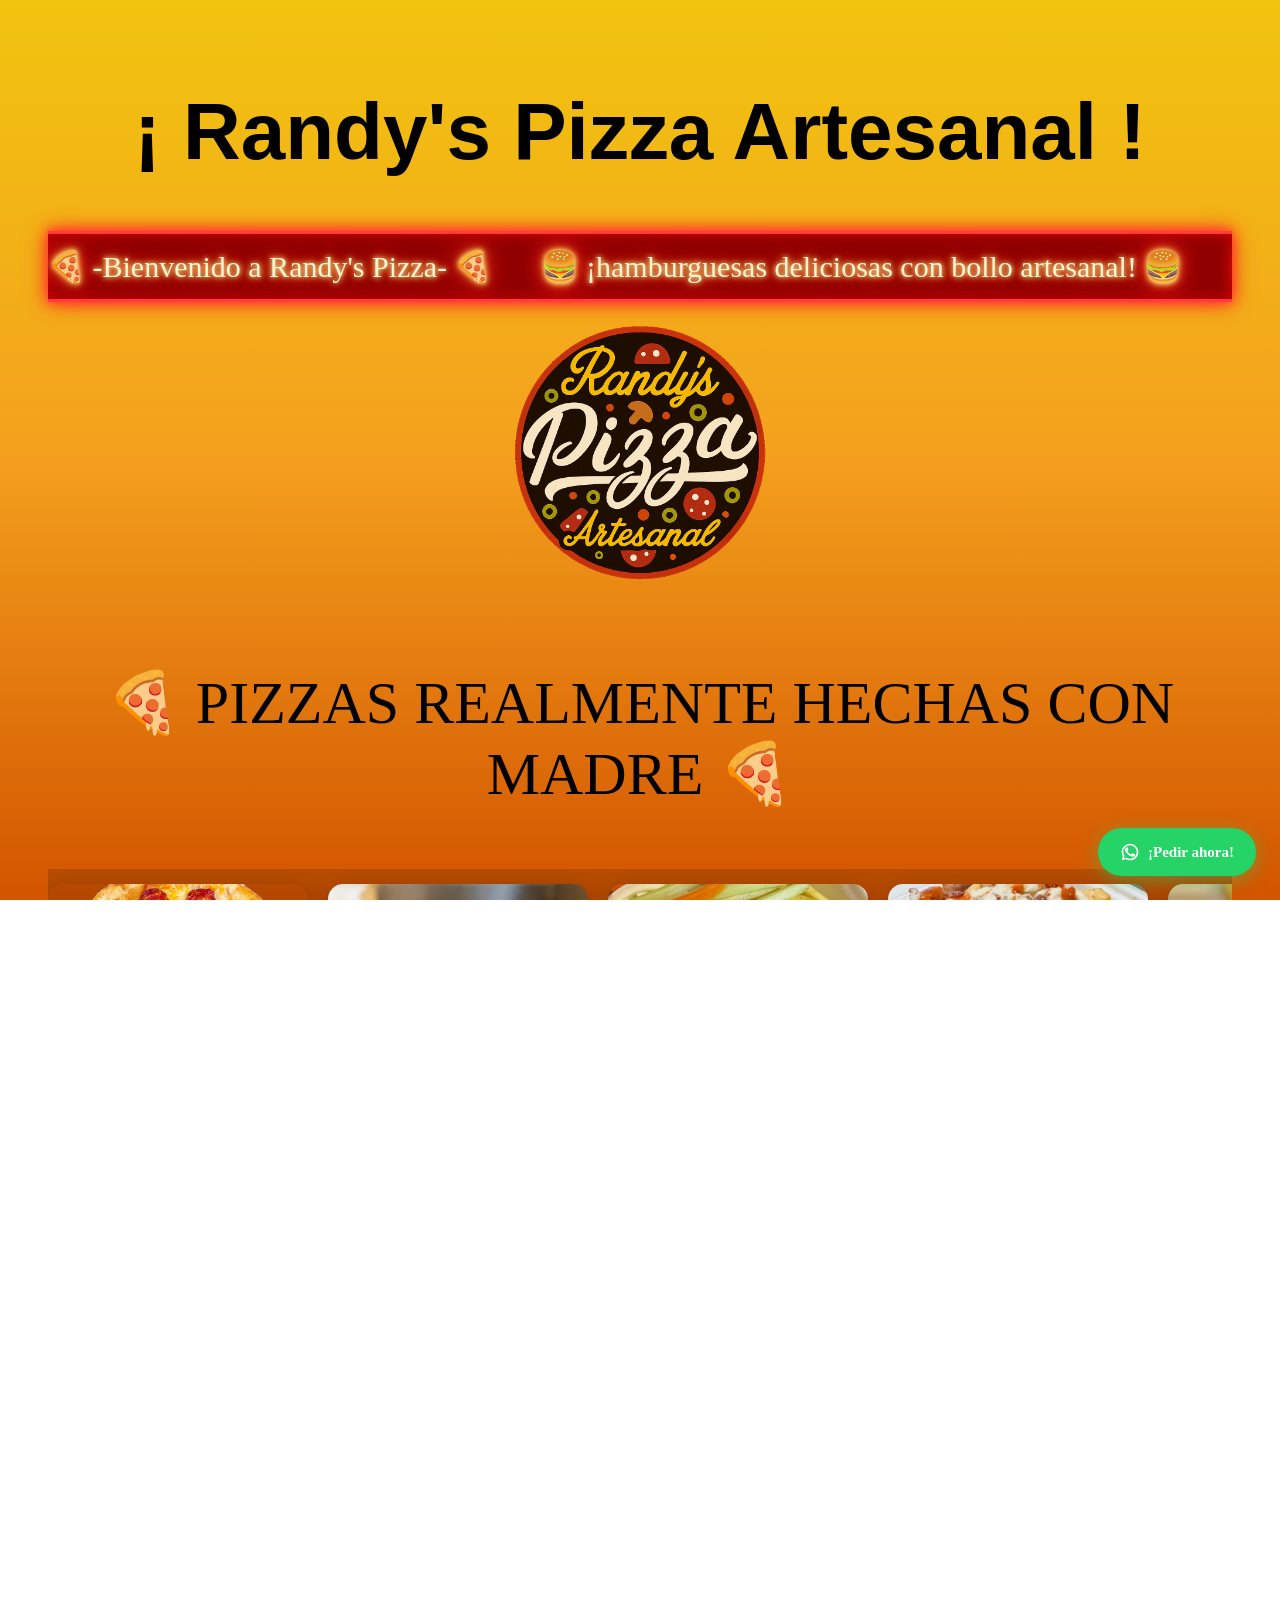
<file: index.html>
<!DOCTYPE html>
<html lang="en">
<head>
    <meta charset="UTF-8">
    <meta name="viewport" content="width=device-width, initial-scale=1.0">
    <title>Randy's Pizza Artesanal</title>
    <link rel="stylesheet" href="style.css">
</head>
<body id="top">

    <header>
        <h1>¡ Randy's Pizza Artesanal !</h1>
    
    <div class="marquee-container">
        <div class="marquee-content">
           <span class="icon">🍕 -Bienvenido a Randy's Pizza- 🍕</span>
           <span class="icon">🍔 ¡hamburguesas deliciosas con bollo artesanal! 🍔</span>
           <span class="icon">🥤 | variedad de refrescos |</span>
           <span class="icon">🔥 -- boneless y alitas -- gran variedad de salsas 🔥</span>
           <span class="icon">😋  | todo delicioso | 😋</span>

           <span class="icon">🍕 -Bienvenido a Randy's Pizza- 🍕</span>
           <span class="icon">🍔 ¡hamburguesas deliciosas con bollo artesanal! 🍔</span>
           <span class="icon">🥤 | variedad de refrescos |</span>
           <span class="icon">🔥 -- boneless y alitas -- gran variedad de salsas 🔥</span>
           <span class="icon">😋  | todo delicioso | 😋</span>
          </div>
        </div>

    <div class="contenedor">
        <img src="fotos/logo.png" alt="logo" class="logo">
    </div>
    <p>🍕 PIZZAS REALMENTE HECHAS CON MADRE 🍕</p>
     <div class="marquee-fotos">
  <div class="marquee-fotos-content">
    <img src="fotos/Pepperoni-Pizza.png" alt="pizza">
    <img src="fotos/chabe.jpeg" alt="hamburguesa">
    <img src="fotos/boneless_mango.jpeg" alt="boneless">
    <img src="fotos/papis.jpeg" alt="papas">
    <img src="fotos/combo_bon.jpeg" alt="combo">
    <!-- repite las mismas para que el loop sea continuo -->
    <img src="fotos/Pepperoni-Pizza.png" alt="pizza">
    <img src="fotos/chabe.jpeg" alt="hamburguesa">
    <img src="fotos/boneless_mango.jpeg" alt="boneless">
    <img src="fotos/papis.jpeg" alt="papas">
    <img src="fotos/combo_bon.jpeg" alt="combo">
  </div>
</div>
    </header>
    <section id="menu">
        <h2>Menu</h2>
        <div class="grid">
            <div class="card">
                <a href="pizzas/index.html">🍕pizzas</a>
                <p>hechas con masa madre, salsa de tomate, queso premium.</p>
            </div>
            <div class="card">
                <a href="hamburguesas/index.html">🍔Hamburguesas</a>
                <p>jugosas, caseras servidas en pan artesanal</p>
            </div>
            <div class="card">
                <a href="boneless-y-alitas/index.html">🔥boneless y alitas</a>
                <p>crocantes, bañadas en tu salsa favorita</p>
            </div>
            <div class="card">
                <a href="papas-fritas/index.html">🍟papas fritas</a>
                <p>variedad de presentaciones, deliciosas</p>
            </div>
            <div class="card">
                <a href="combos-y-promos/index.html">🎉combos y promos</a>
                <p>siguenos en nuestras redes sociales</p>
            </div>
            <div class="card">
                <a href="Randys-picks/index.html">😋Randy's-picks</a>
                <p>selecciones especiales</p>
            </div>

        </div>
        </section>
    <section id="hero">
       <h2>¡ la mejor pizza artesanal de tu ciudad !</h2>
       <p>masa madre, ingredientes frescos y combos irresistibles.</p>
    
    </section>
    <section id="comentarios">
  <h2>📩 Déjanos tu comentario</h2>

  <form action="mailto:tucorreo@gmail.com" method="post" enctype="text/plain">
    
    <label for="contacto">Correo o celular</label>
    <input 
      type="text" 
      id="contacto" 
      name="Contacto" 
      placeholder="Ej. correo@gmail.com o 12345678"
      required
    >

    <label for="mensaje">Comentario</label>
    <textarea 
      id="mensaje" 
      name="Mensaje" 
      placeholder="Escribe tu comentario aquí..."
      required
    ></textarea>

    <button type="submit">Enviar comentario</button>
  </form>
</section>

<section id="videos">
  <h2>🎥 Mira nuestros productos</h2>
  <div class="grid-videos">

    <div class="video-card">
      <video controls muted playsinline>
        <source src="videos/video1.mp4" type="video/mp4">
      </video>
      <p>🍕 Pizza recién salida del horno</p>
    </div>

    <div class="video-card">
      <video controls muted playsinline>
        <source src="videos/video2.mp4" type="video/mp4">
      </video>
      <p>🍔 Hamburguesa artesanal</p>
    </div>

  </div>
</section>


 <footer id="contacto">
    <p>📍 San Luis Potosí, SLP | 📞 <a href="tel:4441202992" style="color:white">444-120-29-92</a></p>

    <div class="social-links">
        <a href="https://instagram.com/randys_pizza22?igsh=MXZkdTh60XFlanplNw==" target="_blank" rel="noopener" class="instagram">
            <svg width="20" height="20" viewBox="0 0 24 24" fill="none" stroke="#fff" stroke-width="2" stroke-linecap="round" stroke-linejoin="round">
                <rect x="2" y="2" width="20" height="20" rx="5" ry="5"/>
                <circle cx="12" cy="12" r="4"/>
                <circle cx="17.5" cy="6.5" r="1" fill="#fff" stroke="none"/>
            </svg>
            Instagram
        </a>
        <a href="https://facebook.com/100071772615619/?locale=es_LA" target="_blank" rel="noopener" class="facebook">
            <svg width="20" height="20" viewBox="0 0 24 24" fill="#fff">
                <path d="M18 2h-3a5 5 0 0 0-5 5v3H7v4h3v8h4v-8h3l1-4h-4V7a1 1 0 0 1 1-1h3z"/>
            </svg>
            Facebook
        </a>
        <a href="https://tiktok.com/@randyspizzaslp" target="_blank" rel="noopener" class="tiktok">
            <svg width="20" height="20" viewBox="0 0 24 24" fill="#fff">
                <path d="M19.59 6.69a4.83 4.83 0 0 1-3.77-4.25V2h-3.45v13.67a2.89 2.89 0 0 1-2.88 2.5 2.89 2.89 0 0 1-2.89-2.89 2.89 2.89 0 0 1 2.89-2.89c.28 0 .54.04.79.1V9.01a6.33 6.33 0 0 0-.79-.05 6.34 6.34 0 0 0-6.34 6.34 6.34 6.34 0 0 0 6.34 6.34 6.34 6.34 0 0 0 6.33-6.34V8.69a8.17 8.17 0 0 0 4.78 1.52V6.76a4.85 4.85 0 0 1-1.01-.07z"/>
            </svg>
            TikTok
        </a>
    </div>

    <p>&copy; 2026 Randy's Pizza Artesanal. Todos los derechos reservados.</p>
</footer>

<!-- Botón flotante WhatsApp -->
<a href="https://wa.me/524441202992?text=Hola%2C%20quiero%20hacer%20un%20pedido%20%F0%9F%8D%95"
   class="whatsapp-float"
   target="_blank"
   rel="noopener">
    <svg width="20" height="20" viewBox="0 0 24 24" fill="#fff">
        <path d="M17.472 14.382c-.297-.149-1.758-.867-2.03-.967-.273-.099-.471-.148-.67.15-.197.297-.767.966-.94 1.164-.173.199-.347.223-.644.075-.297-.15-1.255-.463-2.39-1.475-.883-.788-1.48-1.761-1.653-2.059-.173-.297-.018-.458.13-.606.134-.133.298-.347.446-.52.149-.174.198-.298.298-.497.099-.198.05-.371-.025-.52-.075-.149-.669-1.612-.916-2.207-.242-.579-.487-.5-.669-.51-.173-.008-.371-.01-.57-.01-.198 0-.52.074-.792.372-.272.297-1.04 1.016-1.04 2.479 0 1.462 1.065 2.875 1.213 3.074.149.198 2.096 3.2 5.077 4.487.709.306 1.262.489 1.694.625.712.227 1.36.195 1.871.118.571-.085 1.758-.719 2.006-1.413.248-.694.248-1.289.173-1.413-.074-.124-.272-.198-.57-.347z"/>
        <path d="M12 2C6.477 2 2 6.477 2 12c0 1.89.525 3.66 1.438 5.168L2 22l4.975-1.407A9.955 9.955 0 0 0 12 22c5.523 0 10-4.477 10-10S17.523 2 12 2zm0 18a7.946 7.946 0 0 1-4.07-1.117l-.29-.173-3.005.849.852-3.114-.189-.302A7.944 7.944 0 0 1 4 12c0-4.411 3.589-8 8-8s8 3.589 8 8-3.589 8-8 8z"/>
    </svg>
    ¡Pedir ahora!
</a>

    </footer>
    <script src="script.js"></script>
</body>
</html>
</file>
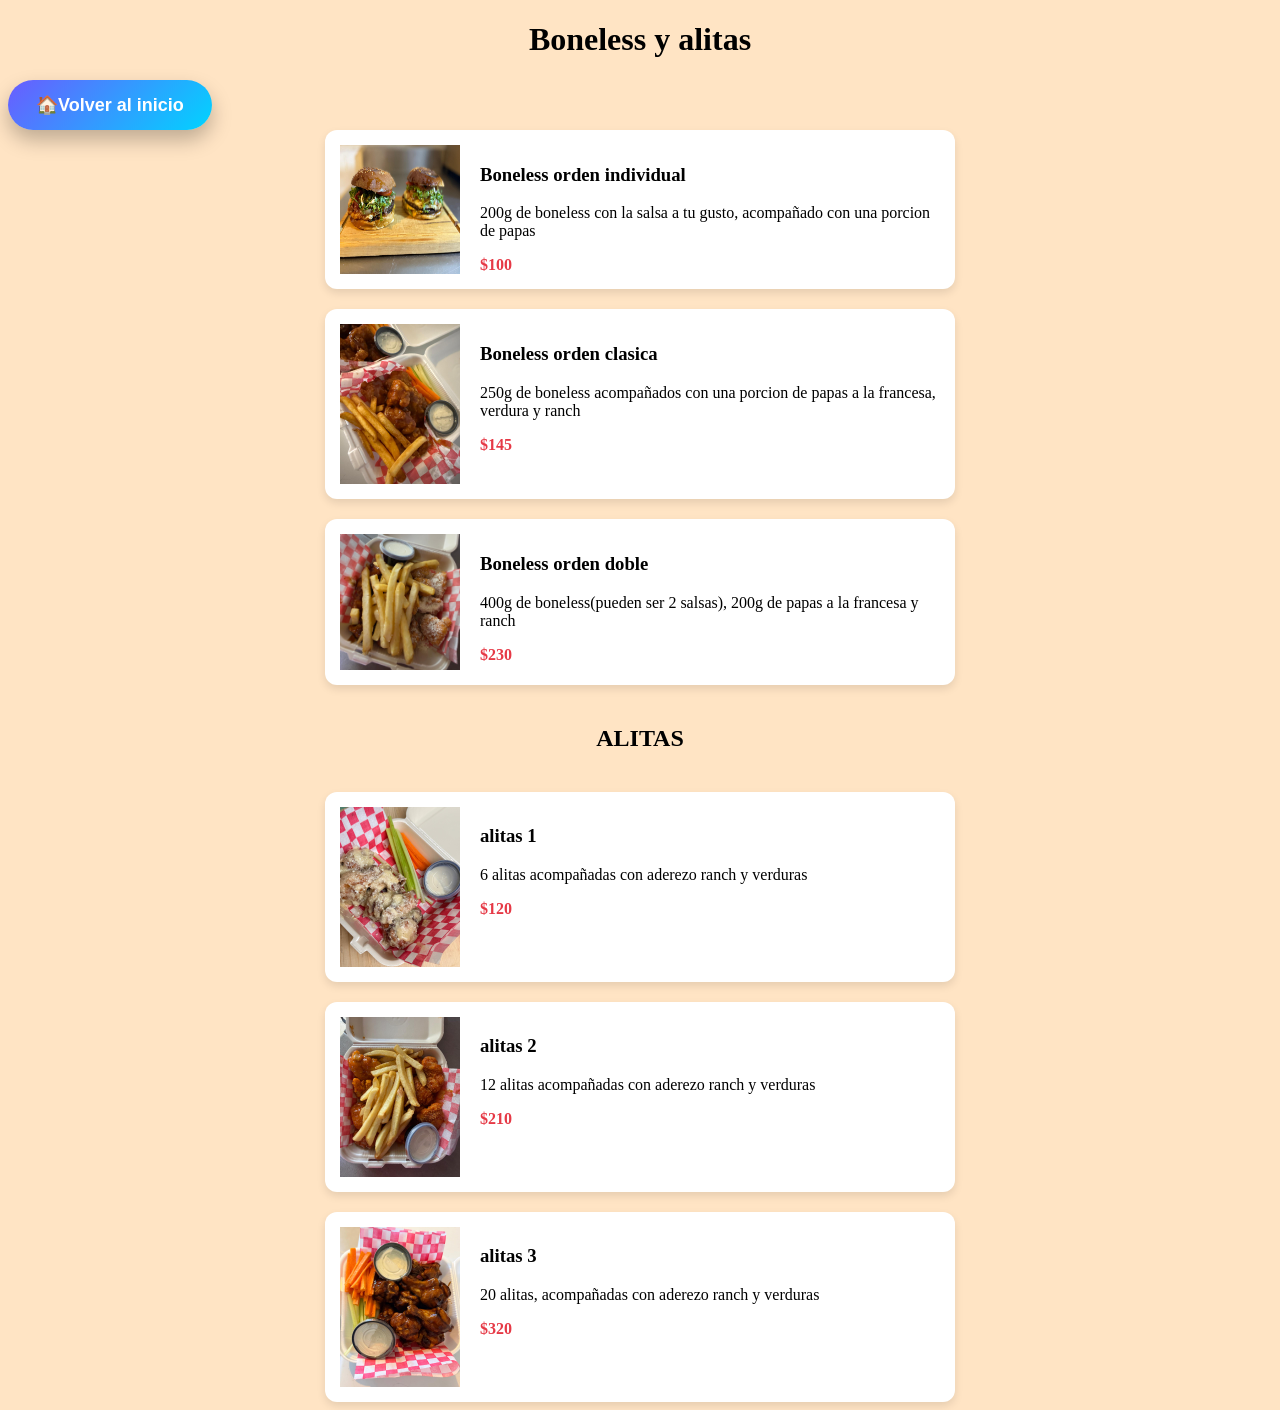
<file: boneless-y-alitas/index.html>
<!DOCTYPE html>
<html lang="en">
<head>
    <meta charset="UTF-8">
    <meta name="viewport" content="width=device-width, initial-scale=1.0">
    <link rel="stylesheet" href="style.css">
    <title>boneless y alitas</title>
</head>
<body>
    <h1>Boneless y alitas </h1>
     <a href="../index.html" class="btn-regresar">🏠Volver al inicio</a>
    <div class="productos">
        <div class="producto">
            <img src="../fotos/chabe.jpeg" alt="hamburguesa chabe">
            <div class="info">
                <h3>Boneless orden individual</h3>
                <div class="detalle">
                    <p>200g de boneless con la salsa a tu gusto, acompañado con una porcion de papas </p>
                    <span class="precio">$100</span>
                </div>
            </div>
        </div>

        <div class="producto">
            <img src="../fotos/boneless_clasicos.jpeg" alt="boneless clasicos">
            <div class="info">
                <h3>Boneless orden clasica</h3>
                <div class="detalle">
                    <p>250g de boneless acompañados con una porcion de papas a la francesa, verdura y ranch </p>
                    <span class="precio">$145</span>
                </div>
            </div>
        </div>

        <div class="producto">
            <img src="../fotos/boneless_dobles.jpeg" alt="boneless dobles">
            <div class="info">
                <h3>Boneless orden doble</h3>
                <div class="detalle">
                    <p>400g de boneless(pueden ser 2 salsas), 200g de papas a la francesa y ranch</p>
                    <span class="precio">$230</span>
                </div>
            </div>
        </div>

        <h2>ALITAS</h2>

        <div class="producto">
            <img src="../fotos/alitas 1.jpeg" alt="alitas 1">
            <div class="info">
                <h3>alitas 1</h3>
                <div class="detalle">
                    <p>6 alitas acompañadas con aderezo ranch y verduras</p>
                    <span class="precio">$120</span>
                </div>
            </div>
        </div>

        <div class="producto">
            <img src="../fotos/alitas2.jpeg" alt="alitas 2">
            <div class="info">
                <h3>alitas 2</h3>
                <div class="detalle">
                    <p>12 alitas acompañadas con aderezo ranch y verduras</p>
                    <span class="precio">$210</span>
                </div>
            </div>
        </div>

        <div class="producto">
            <img src="../fotos/alitas_3.jpeg" alt="alitas_3">
            <div class="info">
                <h3>alitas 3</h3>
                <div class="detalle">
                    <p>20 alitas, acompañadas con aderezo ranch y verduras</p>
                    <span class="precio">$320</span>
                </div>
            </div>
        </div>
    </div>

</body>
</html>
</file>
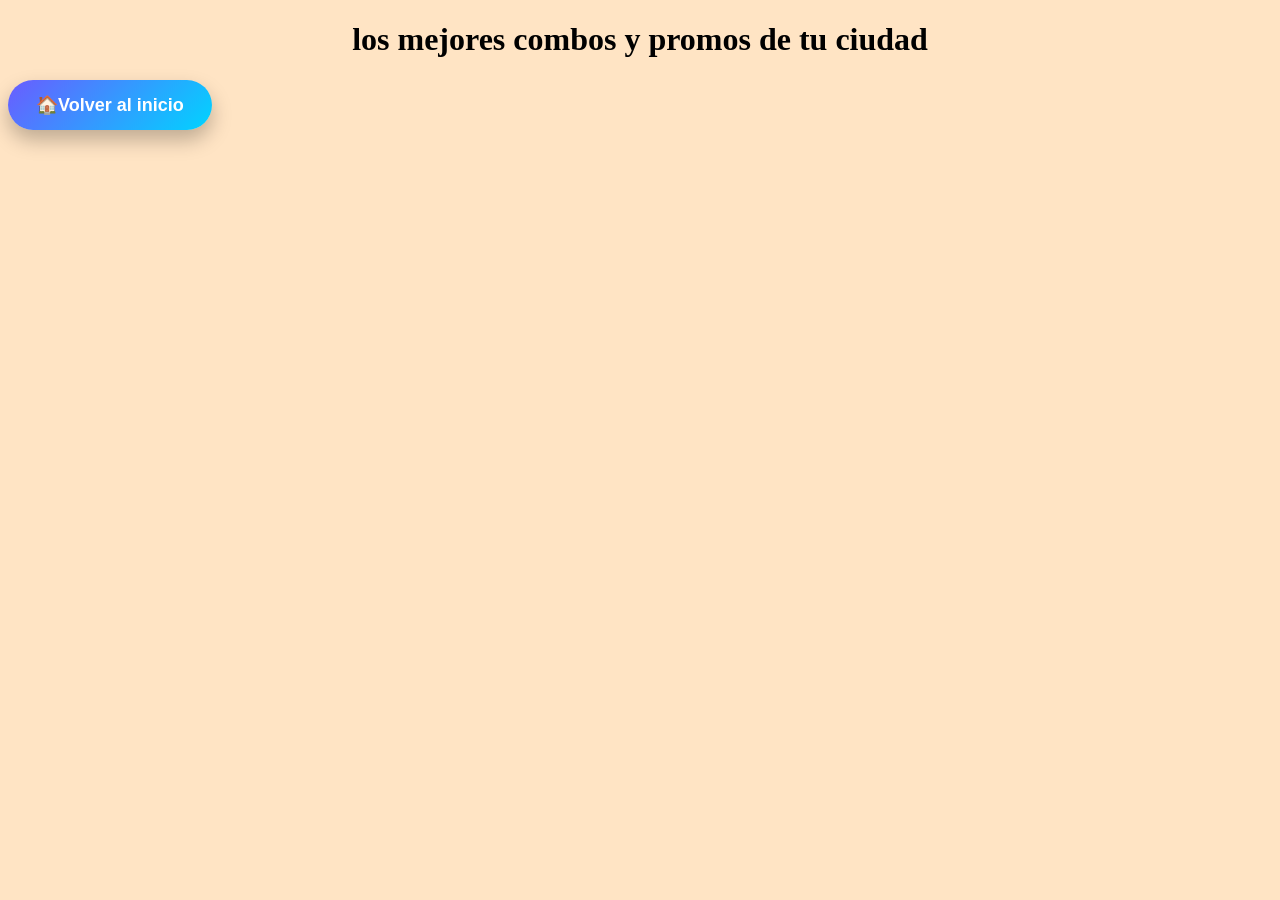
<file: combos-y-promos/index.html>
<!DOCTYPE html>
<html lang="en">
<head>
    <meta charset="UTF-8">
    <meta name="viewport" content="width=device-width, initial-scale=1.0">
    <link rel="stylesheet" href="style.css">
    <title>combos y promos</title>
</head>
<body>
    <h1>los mejores combos y promos de tu ciudad</h1>
     <a href="../index.html" class="btn-regresar">🏠Volver al inicio</a>
    
</body> 
</html>
</file>
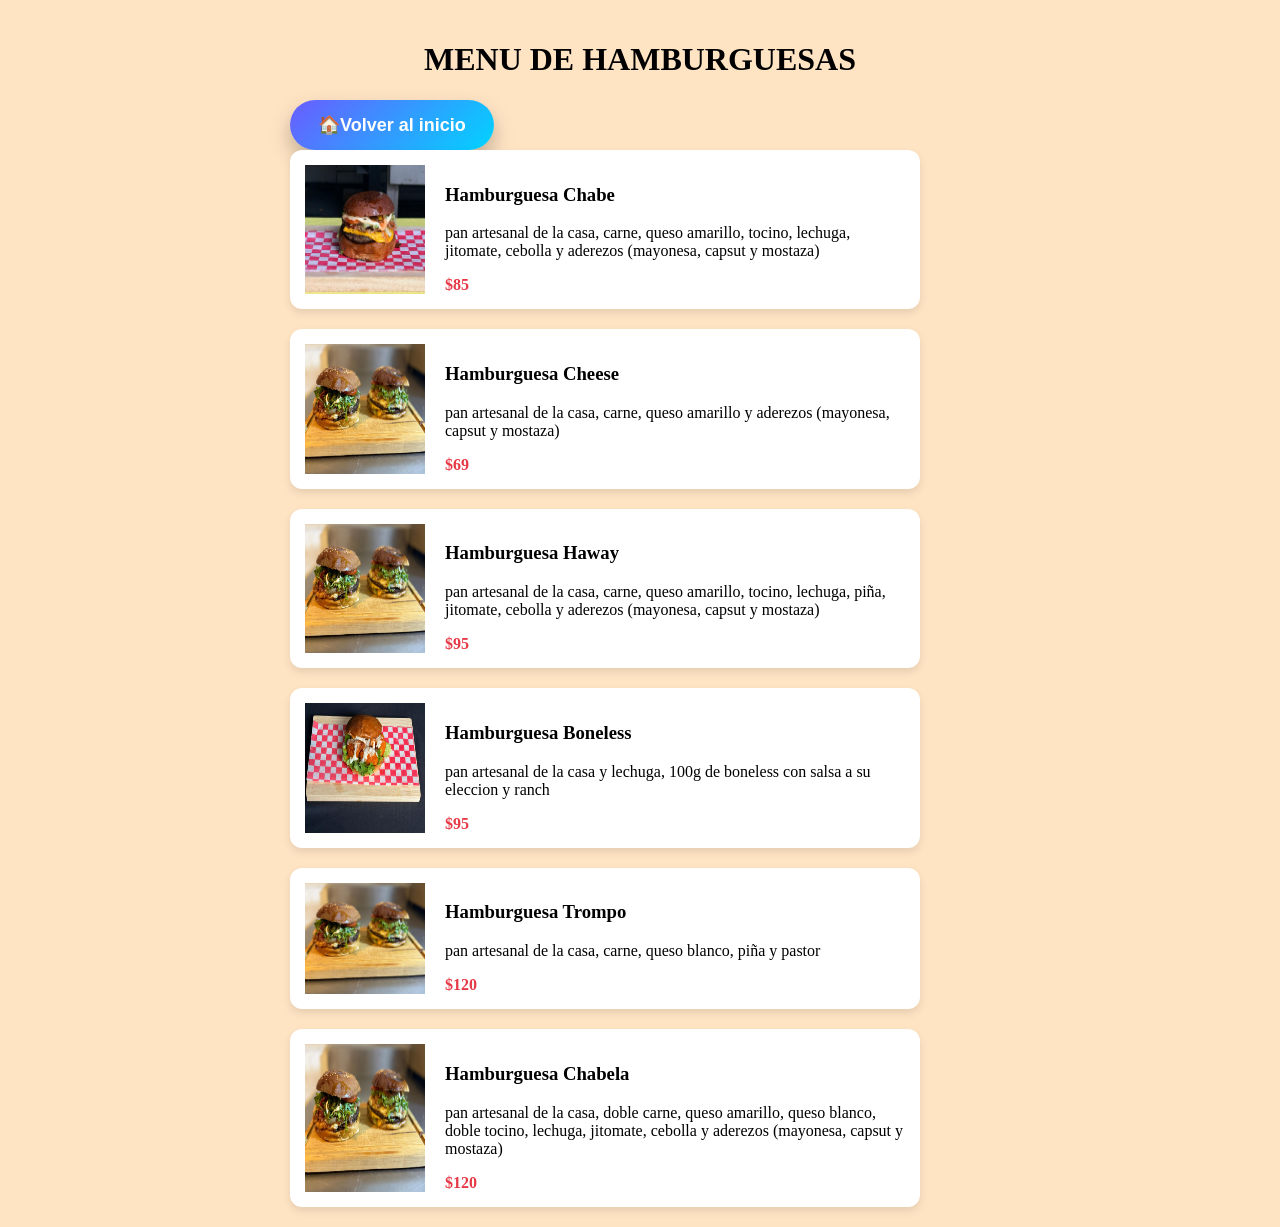
<file: hamburguesas/index.html>
<!DOCTYPE html>
<html lang="en">
<head>
    <meta charset="UTF-8">
    <meta name="viewport" content="width=device-width, initial-scale=1.0">
    <link rel="stylesheet" href="style.css">
    <title>Hamburguesas</title>
</head>
<body>
    <h1>MENU DE HAMBURGUESAS</h1>
    <a href="../index.html" class="btn-regresar">🏠Volver al inicio</a>

    <div class="productos">
        <div class="producto">
            <img src="../fotos/chabe_1.jpeg" alt="hamburguesa chabe">
            <div class="info">
                <h3>Hamburguesa Chabe</h3>
                <div class="detalle">
                    <p>pan artesanal de la casa, carne, queso amarillo, tocino, lechuga, jitomate, cebolla y aderezos (mayonesa, capsut y mostaza)</p>
                    <span class="precio">$85</span>
                </div>
            </div>
        </div>

        <div class="producto">
            <img src="../fotos/chabe.jpeg" alt="hamburguesa Cheese">
            <div class="info">
                <h3>Hamburguesa Cheese</h3>
                <div class="detalle">
                    <p>pan artesanal de la casa, carne, queso amarillo y aderezos (mayonesa, capsut y mostaza)</p>
                    <span class="precio">$69</span>
                </div>
            </div>
        </div>

        <div class="producto">
            <img src="../fotos/chabe.jpeg" alt="hamburguesa Haway">
            <div class="info">
                <h3>Hamburguesa Haway</h3>
                <div class="detalle">
                    <p>pan artesanal de la casa, carne, queso amarillo, tocino, lechuga, piña, jitomate, cebolla y aderezos (mayonesa, capsut y mostaza)</p>
                    <span class="precio">$95</span>
                </div>
            </div>
        </div>

        <div class="producto">
            <img src="../fotos/hamburguesa_bon.jpeg" alt="hamburguesa Boneless">
            <div class="info">
                <h3>Hamburguesa Boneless</h3>
                <div class="detalle">
                    <p>pan artesanal de la casa y lechuga, 100g de boneless con salsa a su eleccion y ranch</p>
                    <span class="precio">$95</span>
                </div>
            </div>
        </div>

        <div class="producto">
            <img src="../fotos/chabe.jpeg" alt="hamburguesa Trompo">
            <div class="info">
                <h3>Hamburguesa Trompo</h3>
                <div class="detalle">
                    <p>pan artesanal de la casa, carne, queso blanco, piña y pastor</p>
                    <span class="precio">$120</span>
                </div>
            </div>
        </div>

        <div class="producto">
            <img src="../fotos/chabe.jpeg" alt="hamburguesa Chabela">
            <div class="info">
                <h3>Hamburguesa Chabela</h3>
                <div class="detalle">
                    <p>pan artesanal de la casa, doble carne, queso amarillo, queso blanco, doble tocino, lechuga, jitomate, cebolla y aderezos (mayonesa, capsut y mostaza)</p>
                    <span class="precio">$120</span>
                </div>
            </div>
        </div>
    </div>

</body>
</html>
</file>
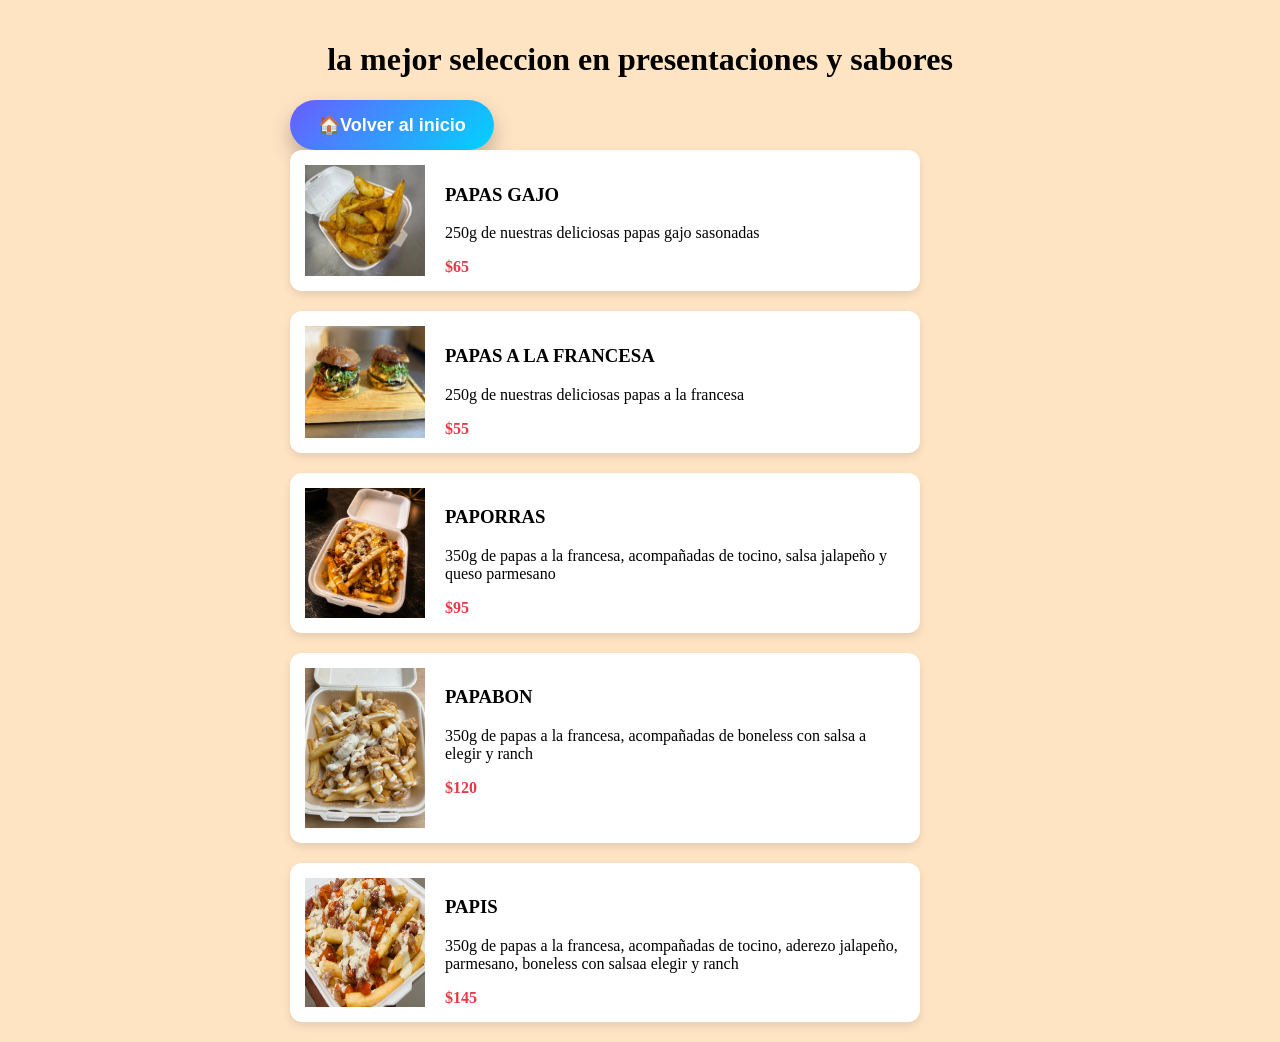
<file: papas-fritas/index.html>
<!DOCTYPE html>
<html lang="en">
<head>
    <meta charset="UTF-8">
    <meta name="viewport" content="width=device-width, initial-scale=1.0">
    <link rel="stylesheet" href="style.css">
    <title>papas-fritas</title>
</head>
<body>
    <h1>la mejor seleccion en presentaciones y sabores</h1>
     <a href="../index.html" class="btn-regresar">🏠Volver al inicio</a>

        <div class="productos">
        <div class="producto">
            <img src="../fotos/papas_gajo.jpeg" alt="papas gajo">
            <div class="info">
                <h3>PAPAS GAJO</h3>
                <div class="detalle">
                    <p>250g de nuestras deliciosas papas gajo sasonadas</p>
                    <span class="precio">$65</span>
                </div>
            </div>
        </div>

        <div class="producto">
            <img src="../fotos/chabe.jpeg" alt="hamburguesa Cheese">
            <div class="info">
                <h3>PAPAS A LA FRANCESA</h3>
                <div class="detalle">
                    <p>250g de nuestras deliciosas papas a la francesa</p>
                    <span class="precio">$55</span>
                </div>
            </div>
        </div>

        <div class="producto">
            <img src="../fotos/paporras.jpeg" alt="papas paporras">
            <div class="info">
                <h3>PAPORRAS</h3>
                <div class="detalle">
                    <p>350g de papas a la francesa, acompañadas de tocino, salsa jalapeño y queso parmesano</p>
                    <span class="precio">$95</span>
                </div>
            </div>
        </div>

        <div class="producto">
            <img src="../fotos/papabon.jpeg" alt="PAPABON">
            <div class="info">
                <h3>PAPABON</h3>
                <div class="detalle">
                    <p>350g de papas a la francesa, acompañadas de boneless con salsa a elegir y ranch</p>
                    <span class="precio">$120</span>
                </div>
            </div>
        </div>

        <div class="producto">
            <img src="../fotos/papis.jpeg" alt="papis">
            <div class="info">
                <h3>PAPIS</h3>
                <div class="detalle">
                    <p>350g de papas a la francesa, acompañadas de tocino, aderezo jalapeño, parmesano, boneless con salsaa elegir y ranch</p>
                    <span class="precio">$145</span>
                </div>
            </div>
        </div>
            </div>
        </div>
    </div>
</body>
</html>
</file>
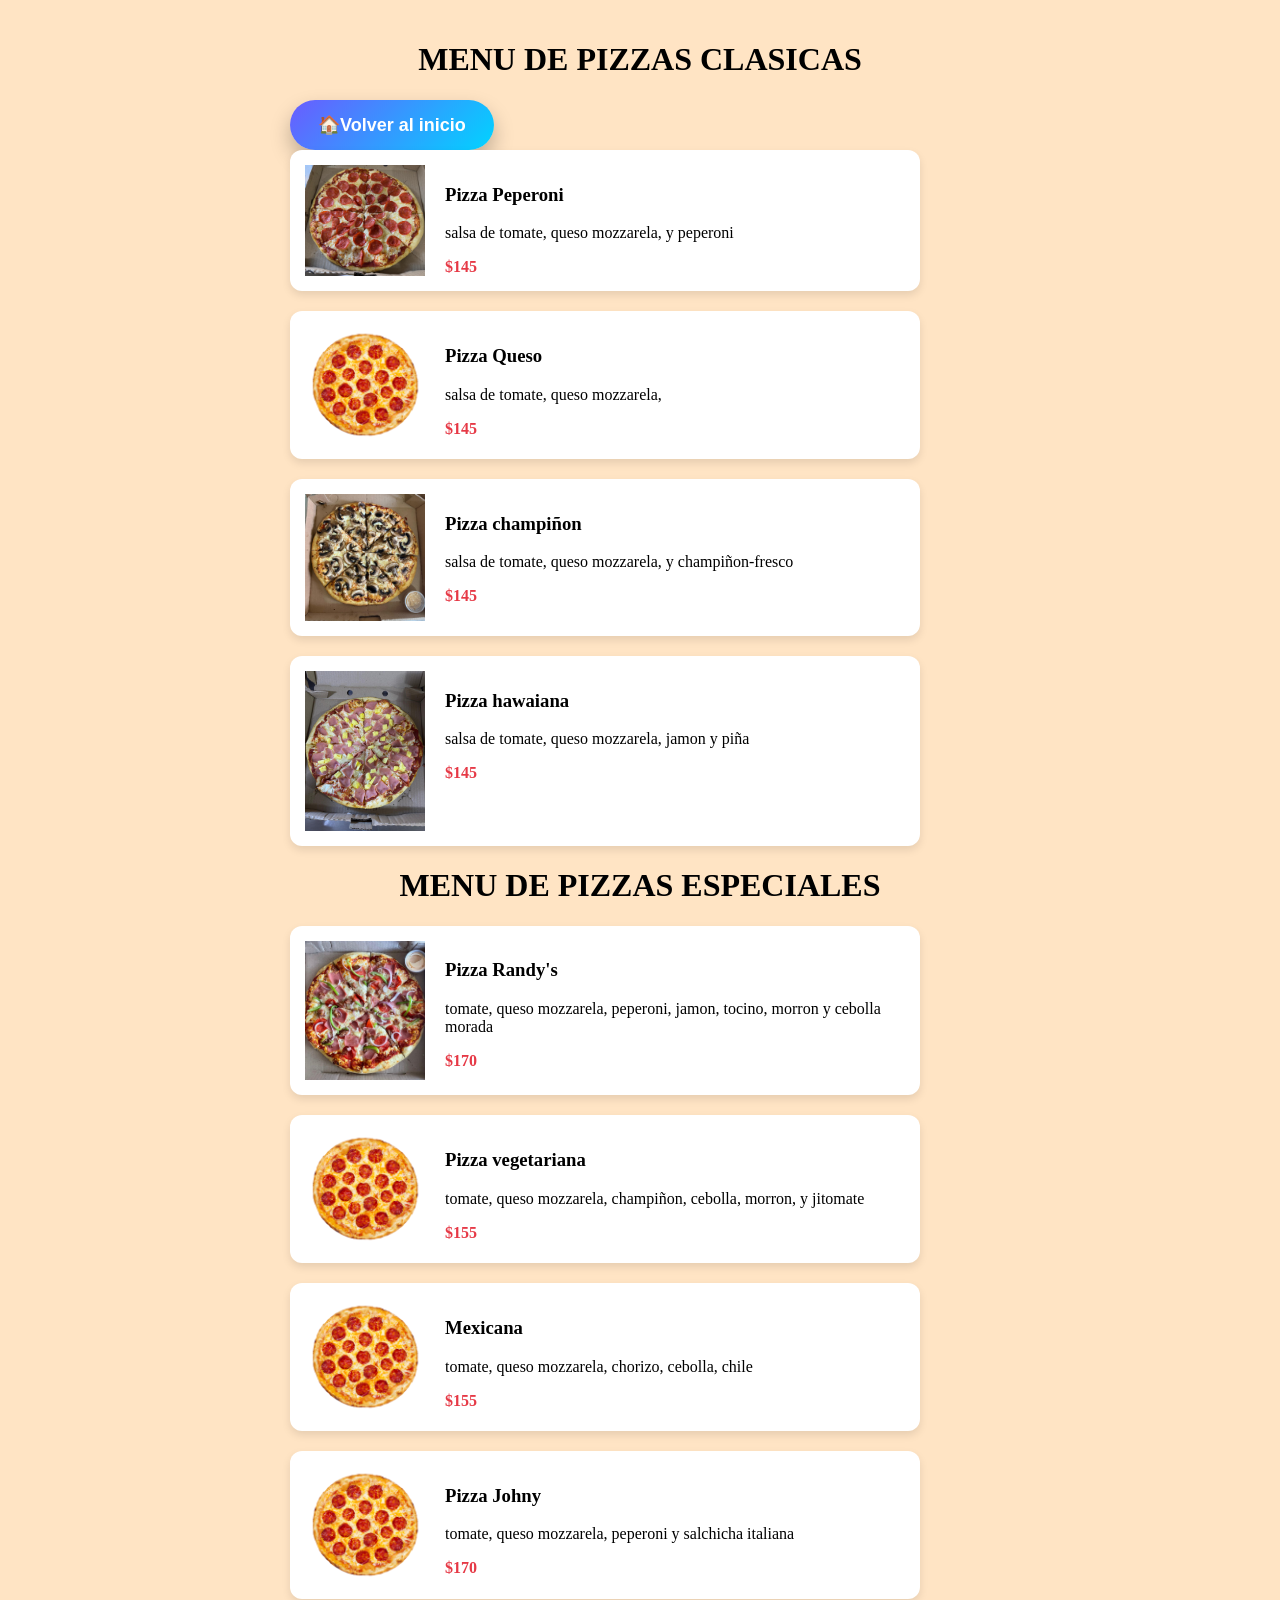
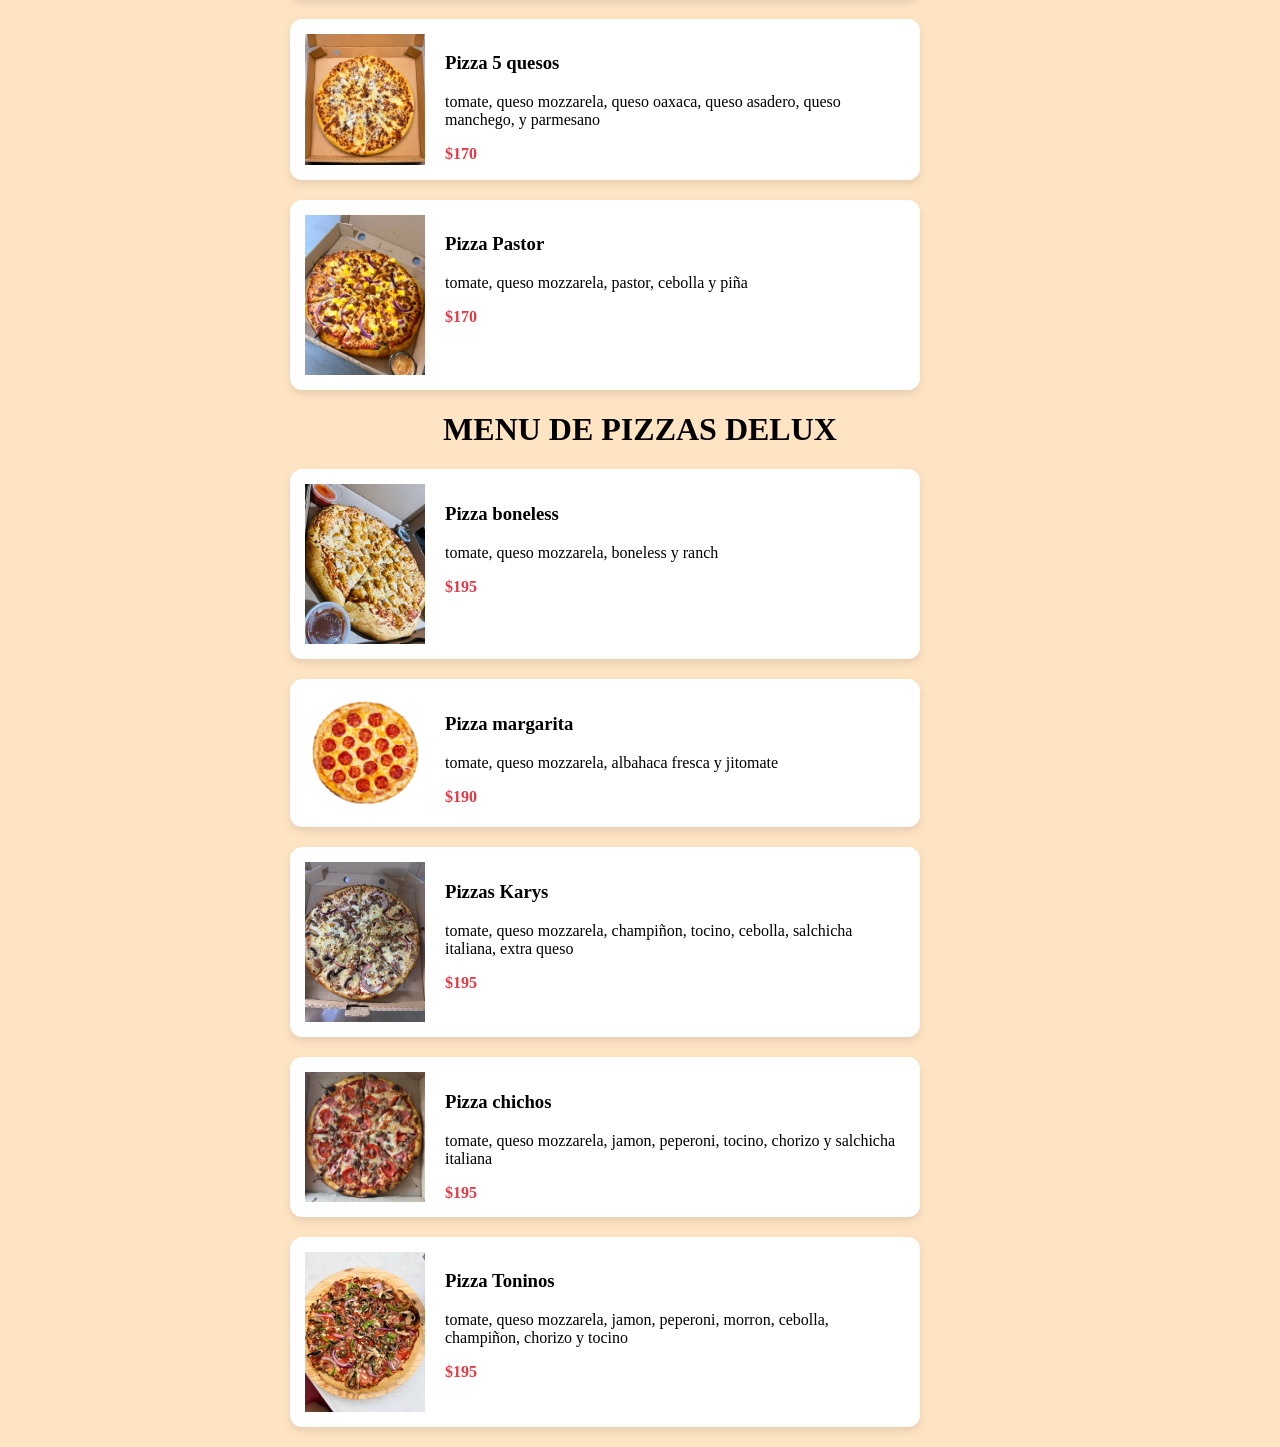
<file: pizzas/index.html>
<!DOCTYPE html>
<html lang="en">
<head>
    <meta charset="UTF-8">
    <meta name="viewport" content="width=device-width, initial-scale=1.0">
    <link rel="stylesheet" href="style.css">
    <title>Pizzas</title>
</head>
<body>
    <h1>MENU DE PIZZAS CLASICAS</h1>
       <a href="../index.html" class="btn-regresar">🏠Volver al inicio</a>
    
    <div class="productos">
        <div class="producto">
        <img src="../fotos/pizza_pepe.jpeg" alt="pizza peperoni">
        <div class="info">
        <h3>Pizza Peperoni</h3>
        <div class="detallle">
        <p>salsa de tomate, queso mozzarela, y peperoni</p>
        <span class="precio">$145</span>
    </div>
    </div>
    </div>
    
        <div class="producto">
        <img src="../fotos/Pepperoni-Pizza.png" alt="pizza Queso">
        <div class="info">
        <h3>Pizza Queso</h3>
        <p>salsa de tomate, queso mozzarela,</p>
        <span class="precio">$145</span> 
    </div>
        </div>

          <div class="producto">
        <img src="../fotos/pizza_campiñon.jpeg" alt="pizza peperoni">
        <div class="info">
        <h3>Pizza champiñon</h3>
        <p>salsa de tomate, queso mozzarela, y champiñon-fresco</p>
        <span class="precio">$145</span>
    </div>
    </div>

      <div class="producto">
        <img src="../fotos/pizza_haw.jpeg" alt="pizza hawaiana">
        <div class="info">
        <h3>Pizza hawaiana</h3>
        <p>salsa de tomate, queso mozzarela, jamon y piña</p>
        <span class="precio">$145</span>
    </div>
    </div>
    </div>
    <h1>MENU DE PIZZAS ESPECIALES</h1>
     <div class="productos">
        <div class="producto">
        <img src="../fotos/randys.jpeg" alt="pizza randys">
        <div class="info">
        <h3>Pizza Randy's</h3>
        <div class="detallle">
        <p>tomate, queso mozzarela, peperoni, jamon, tocino, morron y cebolla morada</p>
        <span class="precio">$170</span>
    </div>
    </div>
    </div>
    
        <div class="producto">
        <img src="../fotos/Pepperoni-Pizza.png" alt="pizza peperoni">
        <div class="info">
        <h3>Pizza vegetariana</h3>
        <p>tomate, queso mozzarela, champiñon, cebolla, morron, y jitomate</p>
        <span class="precio">$155</span>
    </div>
        </div>

          <div class="producto">
        <img src="../fotos/Pepperoni-Pizza.png" alt="pizza peperoni">
        <div class="info">
        <h3>Mexicana</h3>
        <p>tomate, queso mozzarela, chorizo, cebolla, chile</p>
        <span class="precio">$155</span>
    </div>
    </div>

      <div class="producto">
        <img src="../fotos/Pepperoni-Pizza.png" alt="pizza peperoni">
        <div class="info">
        <h3>Pizza Johny</h3>
        <p>tomate, queso mozzarela, peperoni y salchicha italiana</p>
        <span class="precio">$170</span>
    </div>
    </div>

     <div class="producto">
        <img src="../fotos/5quesos.jpeg" alt="pizza 5quesos">
        <div class="info">
        <h3>Pizza 5 quesos</h3>
        <p>tomate, queso mozzarela, queso oaxaca, queso asadero, queso manchego, y parmesano</p>
        <span class="precio">$170</span>
    </div>
    </div>

     <div class="producto">
        <img src="../fotos/pizza_pastor.jpeg" alt="pizza pastor">
        <div class="info">
        <h3>Pizza Pastor</h3>
        <p>tomate, queso mozzarela, pastor, cebolla y piña</p>
        <span class="precio">$170</span>
    </div>
    </div>
    </div>


    <h1>MENU DE PIZZAS DELUX</h1>
     <div class="productos">
        <div class="producto">
        <img src="../fotos/pizza_bon.jpeg" alt="pizza boneless">
        <div class="info">
        <h3>Pizza boneless</h3>
        <div class="detallle">
        <p>tomate, queso mozzarela, boneless y ranch</p>
        <span class="precio">$195</span>
    </div>
    </div>
    </div>
    
        <div class="producto">
        <img src="../fotos/Pepperoni-Pizza.png" alt="pizza peperoni">
        <div class="info">
        <h3>Pizza margarita</h3>
        <p>tomate, queso mozzarela, albahaca fresca y jitomate</p>
        <span class="precio">$190</span>
    </div>
        </div>

          <div class="producto">
        <img src="../fotos/pizza_kary.jpeg" alt="pizza kary">
        <div class="info">
        <h3>Pizzas Karys</h3>
        <p>tomate, queso mozzarela, champiñon, tocino, cebolla, salchicha italiana, extra queso</p>
        <span class="precio">$195</span>
    </div>
    </div>

      <div class="producto">
        <img src="../fotos/pizza_chichos.jpeg" alt="pizza chichos">
        <div class="info">
        <h3>Pizza chichos</h3>
        <p>tomate, queso mozzarela, jamon, peperoni, tocino, chorizo y salchicha italiana</p>
        <span class="precio">$195</span>
    </div>
    </div>

     <div class="producto">
        <img src="../fotos/pizza_toninos.jpeg" alt="pizza Toninos">
        <div class="info">
        <h3>Pizza Toninos</h3>
        <p>tomate, queso mozzarela, jamon, peperoni, morron, cebolla, champiñon, chorizo y tocino</p>
        <span class="precio">$195</span>
    </div>
    </div>
    </div>
        
</body>
</html>
</file>
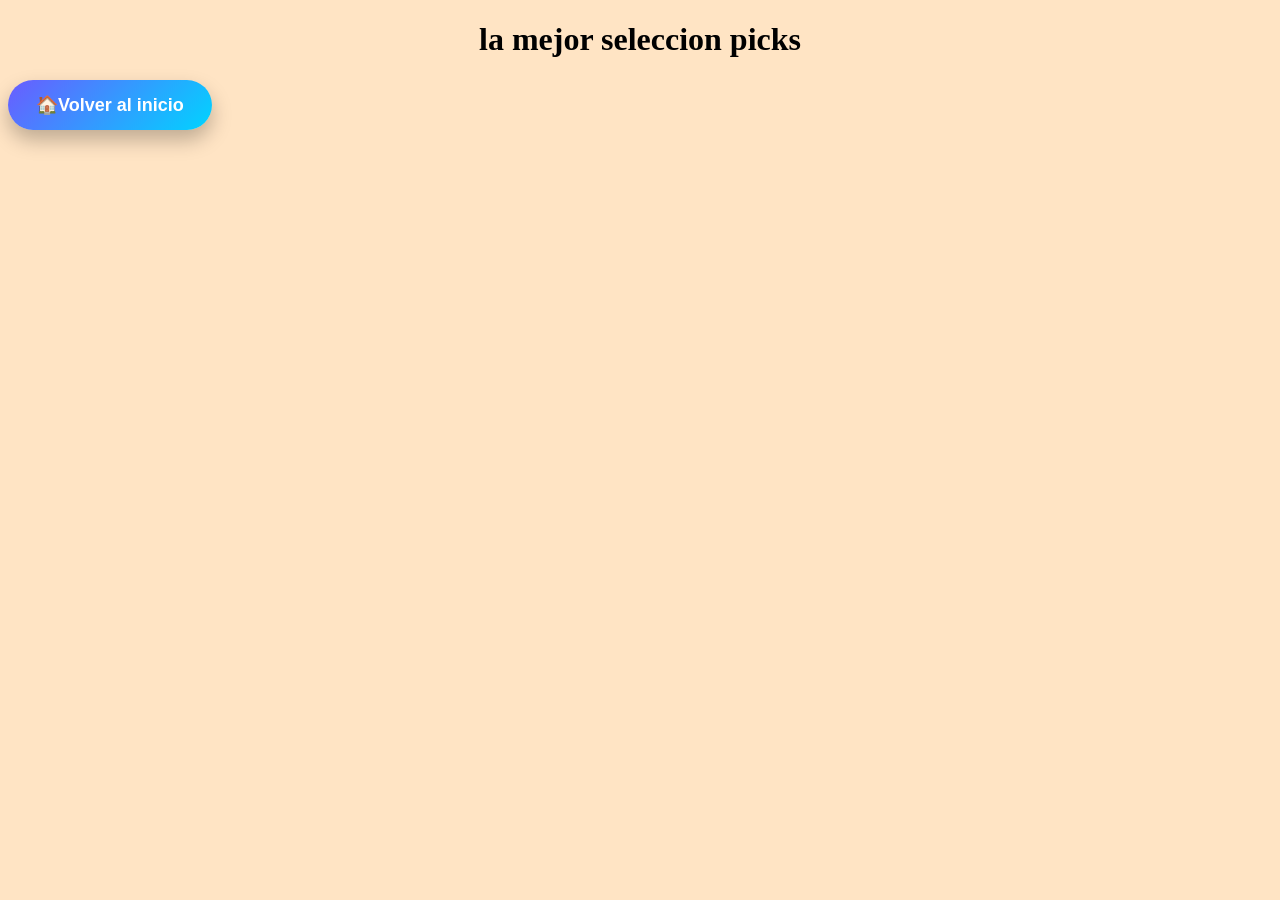
<file: randy's-picks/index.html>
<!DOCTYPE html>
<html lang="en">
<head>
    <meta charset="UTF-8">
    <meta name="viewport" content="width=device-width, initial-scale=1.0">
    <link rel="stylesheet" href="style.css">
    <title>Document</title>
</head>
<body>
    <h1>la mejor seleccion picks</h1>
     <a href="../index.html" class="btn-regresar">🏠Volver al inicio</a>
</body>
</html>
</file>
<file: style.css>
/* ================================================
   Randy's Pizza Artesanal — style.css
   ================================================ */

/* BASE */
html, body {
    margin: 0;
    height: 100%;
    background: linear-gradient(to bottom, #f1c40f, #f4a11e, #d35400);
    background-attachment: fixed;
    scroll-behavior: smooth;
    overflow-x: hidden;
}

/* MARQUEE TEXTO */
.marquee-container {
    width: 100%;
    overflow: hidden;
    background: #8b0000;
    padding: 15px 0;
    border-top: 3px solid #ff3b3b;
    border-bottom: 3px solid #ff3b3b;
    box-shadow:
        0 0 10px #ff3b3b,
        0 0 20px #ff1a1a,
        inset 0 0 15px rgba(255, 0, 0, 0.6);
}
.marquee-content {
    display: flex;
    gap: 50px;
    white-space: nowrap;
    animation: scroll 15s linear infinite;
    font-size: 30px;
    color: #fff5cc;
    text-shadow:
        0 0 5px #fff5cc,
        0 0 10px #ffcc00,
        0 0 20px #ff3b3b,
        0 0 40px #ff0000;
}
@keyframes scroll {
    from { transform: translateX(0); }
    to   { transform: translateX(-50%); }
}

/* MARQUEE FOTOS */
.marquee-fotos {
    width: 100%;
    overflow: hidden;
    padding: 15px 0;
    background: rgba(0, 0, 0, 0.15);
}
.marquee-fotos-content {
    display: flex;
    gap: 20px;
    animation: scroll-fotos 25s linear infinite;
    white-space: nowrap;
}
@keyframes scroll-fotos {
    from { transform: translateX(0); }
    to   { transform: translateX(-50%); }
}
.marquee-fotos-content img {
    height: 180px;
    width: 260px;
    object-fit: cover;
    border-radius: 15px;
    box-shadow: 0 8px 20px rgba(0, 0, 0, 0.3);
    flex-shrink: 0;
}

/* HEADER */
header {
    color: #000;
    padding: 2rem 3rem;
    text-align: center;
    font-size: 20px;
}
h1 {
    font-size: 80px;
    font-family: 'Franklin Gothic Medium', 'Arial Narrow', Arial, sans-serif;
}
p {
    text-align: center;
    font-size: 60px;
    font-family: 'Times New Roman', Times, serif;
}
.contenedor { text-align: center; }
.logo {
    width: 300px;
    border-radius: 50%;
}

/* MENÚ - GRID DE CATEGORÍAS */
#menu h2 {
    text-align: center;
    font-size: 2rem;
    margin-top: 20px;
    color: #fff;
}
.grid {
    display: grid;
    gap: 20px;
    grid-template-columns: repeat(auto-fit, minmax(220px, 1fr));
    padding: 20px;
}
.card {
    background: #fff;
    padding: 20px;
    border-radius: 15px;
    text-align: center;
    transition: transform 0.3s ease, box-shadow 0.3s ease;
    box-shadow: 0 8px 20px rgba(0, 0, 0, 0.15);
}
.card:hover {
    transform: translate(-8px);
    box-shadow: 0 15px 30px rgba(0, 0, 0, 0.25);
}
.card a {
    display: block;
    font-size: 1.2rem;
    font-weight: bold;
    color: #d62828;
    text-decoration: none;
    margin-bottom: 10px;
    background: none;
    padding: 0;
    border-radius: 0;
}
.card p {
    font-size: 0.95rem;
    color: #444;
    line-height: 1.4;
}

/* HERO */
#hero {
    text-align: center;
    padding: 3rem 2rem;
}
#hero h2 {
    color: #fff;
    font-size: 5rem;
}
#hero p {
    font-size: 1.2rem;
    color: #fff;
}

/* COMENTARIOS */
#comentarios {
    background: beige;
    padding: 40px 20px;
    display: flex;
    flex-direction: column;
    align-items: center;
}
#comentarios h2 {
    color: #ff3b3b;
    margin-bottom: 20px;
    text-align: center;
    text-shadow: 0 0 10px #ff0000;
}
#comentarios form {
    width: 100%;
    max-width: 500px;
    background: #5fa55d;
    padding: 25px;
    border-radius: 15px;
    box-shadow: 0 0 20px rgba(255, 0, 0, 0.4);
    display: flex;
    flex-direction: column;
    gap: 15px;
}
#comentarios label { color: #f5f5f5; font-size: 0.9rem; }
#comentarios input,
#comentarios textarea {
    padding: 12px;
    border-radius: 10px;
    border: none;
    outline: none;
    font-size: 1rem;
}
#comentarios textarea { resize: none; height: 120px; }
#comentarios button {
    background: #d62828;
    color: white;
    border: none;
    padding: 12px;
    font-size: 1.1rem;
    border-radius: 25px;
    cursor: pointer;
    transition: 0.3s ease;
}
#comentarios button:hover {
    background: #ff0000;
    box-shadow: 0 0 15px #ff0000;
}

/* VIDEOS */
#videos {
    padding: 40px 20px;
    text-align: center;
}
#videos h2 {
    color: #fff;
    font-size: 2rem;
    margin-bottom: 20px;
}
.grid-videos {
    display: grid;
    grid-template-columns: repeat(auto-fit, minmax(280px, 300px));
    justify-content: center;
    gap: 20px;
    padding: 10px;
    max-width: 900px;
    margin: 0 auto;
}
.video-card {
    background: #fff;
    border-radius: 15px;
    padding: 15px;
    box-shadow: 0 8px 20px rgba(0,0,0,0.2);
}
.video-card video { width: 100%; border-radius: 10px; }
.video-card p {
    font-size: 1rem;
    color: #444;
    margin-top: 8px;
}

/* FOOTER */
footer {
    background-color: #4e4c4c;
    color: white;
    text-align: center;
    padding: 3rem;
}
footer p {
    font-size: 1rem;
    color: white;
}

/* REDES SOCIALES */
.social-links {
    display: flex;
    justify-content: center;
    flex-wrap: wrap;
    gap: 12px;
    margin: 16px 0;
}
.social-links a {
    display: inline-flex !important;
    align-items: center !important;
    gap: 10px !important;
    padding: 12px 22px !important;
    border-radius: 50px !important;
    font-size: 15px !important;
    font-weight: 500 !important;
    text-decoration: none !important;
    color: #fff !important;
    margin-top: 0 !important;
    transition: transform 0.15s, filter 0.15s;
}
.social-links a:hover  { transform: translateY(-3px); filter: brightness(1.1); }
.social-links a:active { transform: scale(0.97); }
.social-links a svg    { flex-shrink: 0; }

.social-links a.instagram {
    background: linear-gradient(135deg, #f09433 0%, #e6683c 25%, #dc2743 50%, #cc2366 75%, #bc1888 100%) !important;
}
.social-links a.facebook  { background: #1877f2 !important; }
.social-links a.tiktok    { background: #010101 !important; }
.social-links a.whatsapp  { background: #25d366 !important; }

/* BOTÓN FLOTANTE WHATSAPP */
.whatsapp-float {
    position: fixed;
    bottom: 24px;
    right: 24px;
    z-index: 9999;
    display: inline-flex;
    align-items: center;
    gap: 8px;
    padding: 14px 22px;
    border-radius: 50px;
    background: #25d366;
    color: #fff;
    font-size: 15px;
    font-weight: 700;
    text-decoration: none;
    box-shadow: 0 4px 18px rgba(37, 211, 102, 0.45);
    animation: pulse-wa 2.5s infinite;
    transition: transform 0.15s;
}
.whatsapp-float:hover  { transform: scale(1.06); }
.whatsapp-float:active { transform: scale(0.97); }

@keyframes pulse-wa {
    0%,  100% { box-shadow: 0 4px 18px rgba(37, 211, 102, 0.45); }
    50%        { box-shadow: 0 4px 30px rgba(37, 211, 102, 0.75); }
}

/* RESPONSIVE */
@media (max-width: 600px) {
    h1       { font-size: 36px; }
    p        { font-size: 22px; }
    #hero h2 { font-size: 1.8rem; }
    #hero p  { font-size: 1rem; }
    footer   { padding: 1rem; font-size: 0.85rem; }
    footer p { font-size: 0.85rem; word-break: break-word; }
}
</file>
<file: boneless-y-alitas/style.css>
html body {
    background: bisque;
}
h1 {
    text-align: center;
}
.btn-regresar {
  display: inline-block;
  padding: 14px 28px;
  background: linear-gradient(135deg, #6a5cff, #00d4ff);
  color: white;
  text-decoration: none;
  font-size: 18px;
  font-family: 'Arial', sans-serif;
  font-weight: bold;
  border-radius: 30px;
  box-shadow: 0 10px 20px rgba(0, 0, 0, 0.25);
  transition: all 0.3s ease;
}

/* Efecto al pasar el mouse */
.btn-regresar:hover {
  transform: translateY(-4px) scale(1.05);
  box-shadow: 0 15px 25px rgba(0, 0, 0, 0.35);
  background: linear-gradient(135deg, #00d4ff, #6a5cff);
}

/* Efecto al hacer clic */
.btn-regresar:active {
  transform: scale(0.95);
}
h1 {
    text-align: center;
}
.btn-regresar {
  display: inline-block;
  padding: 14px 28px;
  background: linear-gradient(135deg, #6a5cff, #00d4ff);
  color: white;
  text-decoration: none;
  font-size: 18px;
  font-family: 'Arial', sans-serif;
  font-weight: bold;
  border-radius: 30px;
  box-shadow: 0 10px 20px rgba(0, 0, 0, 0.25);
  transition: all 0.3s ease;
}
.btn-regresar:hover {
  transform: translateY(-4px) scale(1.05);
  box-shadow: 0 15px 25px rgba(0, 0, 0, 0.35);
  background: linear-gradient(135deg, #00d4ff, #6a5cff);
}
.btn-regresar:active {
  transform: scale(0.95);
}
.productos {
  display: flex;
  flex-direction: column;
  align-items: center;
  gap: 20px;
  
}
.producto {
  display: flex;
  gap: 20px;
  background: white;
  padding: 15px;
  border-radius: 12px;
  box-shadow: 0 4px 8px rgba(0,0,0,0.1);
  width: 100%;
  max-width: 600px;
}
.producto img {
  width: 120px;
  height: auto;
}
.info {
  flex: 1;
}
.detallle {
  display: flex;
  justify-content: space-between;
  align-items: center;
  gap: 15px;
}
.detallle p {
  margin: 0;
  color: #444;
  font-size: 15px;
}
.precio {
  font-weight: bold;
  color: #e63946;
}
h2{
  align-items: center;
}
</file>
<file: combos-y-promos/style.css>
html body {
    background: bisque;
}
h1 {
    text-align: center;
}
.btn-regresar {
  display: inline-block;
  padding: 14px 28px;
  background: linear-gradient(135deg, #6a5cff, #00d4ff);
  color: white;
  text-decoration: none;
  font-size: 18px;
  font-family: 'Arial', sans-serif;
  font-weight: bold;
  border-radius: 30px;
  box-shadow: 0 10px 20px rgba(0, 0, 0, 0.25);
  transition: all 0.3s ease;
}

/* Efecto al pasar el mouse */
.btn-regresar:hover {
  transform: translateY(-4px) scale(1.05);
  box-shadow: 0 15px 25px rgba(0, 0, 0, 0.35);
  background: linear-gradient(135deg, #00d4ff, #6a5cff);
}

/* Efecto al hacer clic */
.btn-regresar:active {
  transform: scale(0.95);
}
</file>
<file: hamburguesas/style.css>
html body {
    background: bisque;
    max-width: 700px;
    margin: 0 auto;
    padding: 20px;
}

h1 {
    text-align: center;
}
.btn-regresar {
  display: inline-block;
  padding: 14px 28px;
  background: linear-gradient(135deg, #6a5cff, #00d4ff);
  color: white;
  text-decoration: none;
  font-size: 18px;
  font-family: 'Arial', sans-serif;
  font-weight: bold;
  border-radius: 30px;
  box-shadow: 0 10px 20px rgba(0, 0, 0, 0.25);
  transition: all 0.3s ease;
}
.btn-regresar:hover {
  transform: translateY(-4px) scale(1.05);
  box-shadow: 0 15px 25px rgba(0, 0, 0, 0.35);
  background: linear-gradient(135deg, #00d4ff, #6a5cff);
}
.btn-regresar:active {
  transform: scale(0.95);
}
.productos {
  display: flex;
  flex-direction: column;
  gap: 20px;
  
}
.producto {
  display: flex;
  gap: 20px;
  background: white;
  padding: 15px;
  border-radius: 12px;
  box-shadow: 0 4px 8px rgba(0,0,0,0.1);
  width: 100%;
  max-width: 600px;
}
.producto img {
  width: 120px;
  height: auto;
}
.info {
  flex: 1;
}
.detallle {
  display: flex;
  justify-content: space-between;
  align-items: center;
  gap: 15px;
}
.detallle p {
  margin: 0;
  color: #444;
  font-size: 15px;
}
.precio {
  font-weight: bold;
  color: #e63946;
}
</file>
<file: papas-fritas/style.css>
html body {
    background: bisque;
}
h1 {
    text-align: center;
}
.btn-regresar {
  display: inline-block;
  padding: 14px 28px;
  background: linear-gradient(135deg, #6a5cff, #00d4ff);
  color: white;
  text-decoration: none;
  font-size: 18px;
  font-family: 'Arial', sans-serif;
  font-weight: bold;
  border-radius: 30px;
  box-shadow: 0 10px 20px rgba(0, 0, 0, 0.25);
  transition: all 0.3s ease;
}

/* Efecto al pasar el mouse */
.btn-regresar:hover {
  transform: translateY(-4px) scale(1.05);
  box-shadow: 0 15px 25px rgba(0, 0, 0, 0.35);
  background: linear-gradient(135deg, #00d4ff, #6a5cff);
}

/* Efecto al hacer clic */
.btn-regresar:active {
  transform: scale(0.95);
}
html body {
    background: bisque;
    max-width: 700px;
    margin: 0 auto;
    padding: 20px;
}

h1 {
    text-align: center;
}
.btn-regresar {
  display: inline-block;
  padding: 14px 28px;
  background: linear-gradient(135deg, #6a5cff, #00d4ff);
  color: white;
  text-decoration: none;
  font-size: 18px;
  font-family: 'Arial', sans-serif;
  font-weight: bold;
  border-radius: 30px;
  box-shadow: 0 10px 20px rgba(0, 0, 0, 0.25);
  transition: all 0.3s ease;
}
.btn-regresar:hover {
  transform: translateY(-4px) scale(1.05);
  box-shadow: 0 15px 25px rgba(0, 0, 0, 0.35);
  background: linear-gradient(135deg, #00d4ff, #6a5cff);
}
.btn-regresar:active {
  transform: scale(0.95);
}
.productos {
  display: flex;
  flex-direction: column;
  gap: 20px;
  
}
.producto {
  display: flex;
  gap: 20px;
  background: white;
  padding: 15px;
  border-radius: 12px;
  box-shadow: 0 4px 8px rgba(0,0,0,0.1);
  width: 100%;
  max-width: 600px;
}
.producto img {
  width: 120px;
  height: auto;
}
.info {
  flex: 1;
}
.detallle {
  display: flex;
  justify-content: space-between;
  align-items: center;
  gap: 15px;
}
.detallle p {
  margin: 0;
  color: #444;
  font-size: 15px;
}
.precio {
  font-weight: bold;
  color: #e63946;
}
</file>
<file: pizzas/style.css>
html body {
    background: bisque;
     max-width: 700px;
    margin: 0 auto;
    padding: 20px;
}

h1 {
    text-align: center;
}
.btn-regresar {
  display: inline-block;
  padding: 14px 28px;
  background: linear-gradient(135deg, #6a5cff, #00d4ff);
  color: white;
  text-decoration: none;
  font-size: 18px;
  font-family: 'Arial', sans-serif;
  font-weight: bold;
  border-radius: 30px;
  box-shadow: 0 10px 20px rgba(0, 0, 0, 0.25);
  transition: all 0.3s ease;
}

/* Efecto al pasar el mouse */
.btn-regresar:hover {
  transform: translateY(-4px) scale(1.05);
  box-shadow: 0 15px 25px rgba(0, 0, 0, 0.35);
  background: linear-gradient(135deg, #00d4ff, #6a5cff);
}

/* Efecto al hacer clic */
.btn-regresar:active {
  transform: scale(0.95);
}
.productos {
 display: flex;
 flex-direction: column;
 gap: 20px;
}
.producto {
  display: flex;
  gap: 20px;
  background: white;
  padding: 15px;
  border-radius: 12px;
  box-shadow: 0 4px 8px rgba(0,0,0,0.1);
  width: 100%;
  max-width: 600px;
}
.producto img {
width: 120px;
height: auto;

}
.info{
flex: 1;
}
.detalle {
  display: flex;
  justify-content: space-between;
  align-items: center;
  gap: 15px;
}

.detalle p {
  margin: 0;
  color: #444;
  font-size: 15px;
}
.precio {

  font-weight: bold;
  color: #e63946;
}
img {
  font-size: 28px;
}
</file>
<file: randy's-picks/style.css>
html body {
    background: bisque;
}
h1 {
    text-align: center;
}
.btn-regresar {
  display: inline-block;
  padding: 14px 28px;
  background: linear-gradient(135deg, #6a5cff, #00d4ff);
  color: white;
  text-decoration: none;
  font-size: 18px;
  font-family: 'Arial', sans-serif;
  font-weight: bold;
  border-radius: 30px;
  box-shadow: 0 10px 20px rgba(0, 0, 0, 0.25);
  transition: all 0.3s ease;
}

/* Efecto al pasar el mouse */
.btn-regresar:hover {
  transform: translateY(-4px) scale(1.05);
  box-shadow: 0 15px 25px rgba(0, 0, 0, 0.35);
  background: linear-gradient(135deg, #00d4ff, #6a5cff);
}

/* Efecto al hacer clic */
.btn-regresar:active {
  transform: scale(0.95);
}
</file>
